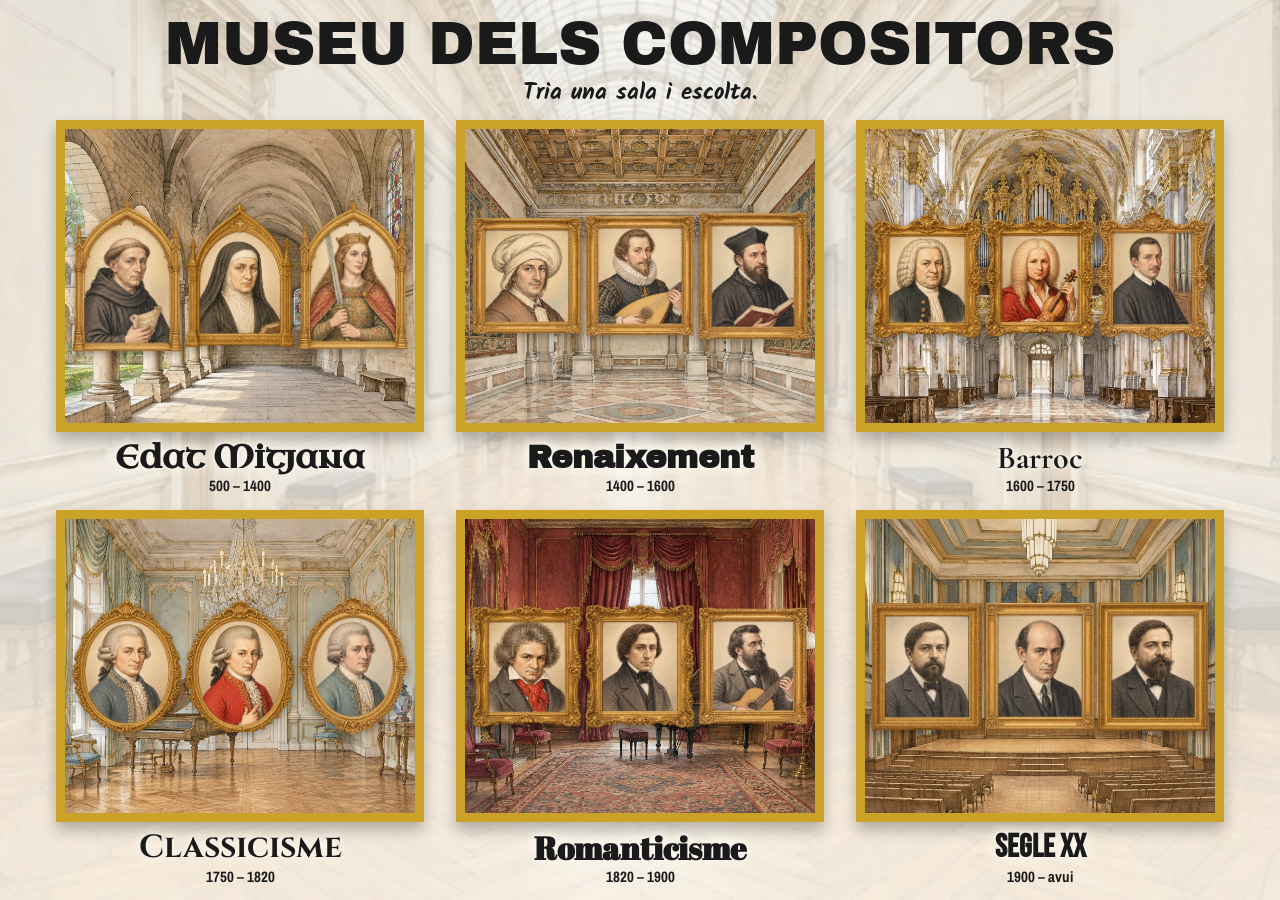
<file: index.html>
<!doctype html>
<html lang="ca">
<head>
<meta charset="utf-8">
<meta name="viewport" content="width=device-width, initial-scale=1">
<meta name="robots" content="noindex">
<title>Museu dels compositors · 3r</title>
<link href="https://fonts.googleapis.com/css2?family=Archivo+Black&family=Archivo+Narrow:wght@600;700&family=Atkinson+Hyperlegible:wght@400;700&family=Kalam:wght@700&family=Oswald:wght@700&family=Uncial+Antiqua&family=IM+Fell+English+SC&family=Cormorant+Garamond:wght@700&family=Cinzel:wght@700&family=Abril+Fatface&family=Bebas+Neue&display=swap" rel="stylesheet">
<link rel="stylesheet" href="skin.css">
<style>
  body { display:flex; flex-direction:column; background:linear-gradient(#fbf7eeaa, #fbf7eedd), url("img/fons/passadis.jpg") center bottom/cover; }
  h1 { flex:none; font:400 clamp(20px,min(7dvh,8vw),60px)/1 "Archivo Black", sans-serif; text-transform:uppercase; text-align:center; margin:1.5dvh 0 0; }
  .sub { flex:none; text-align:center; font:700 clamp(15px,2.6dvh,24px) Kalam, cursive; margin-bottom:1dvh; }
  .sales { flex:1; min-height:0; width:100%; max-width:1200px; margin:0 auto; padding:0 16px 1.5dvh; display:grid; gap:1.5dvh clamp(10px,2.5vw,32px);
           grid-template-columns:repeat(3, minmax(0,1fr)); grid-template-rows:repeat(2, minmax(0,1fr)); }
  .s { min-height:0; display:flex; flex-direction:column; align-items:center; text-decoration:none; color:inherit; transition:transform .15s; }
  .s:hover, .s:focus-visible { transform:translateY(-4px) rotate(-.6deg); }
  .llenc { flex:1; min-height:0; width:100%; border:clamp(5px,1dvh,10px) solid #c9a227; box-shadow:0 8px 14px #0004; background:var(--f) center/cover;
           display:flex; align-items:center; justify-content:center; gap:1%; padding:1.2dvh 2%; }
  .llenc img { min-width:0; flex:1 1 0; height:100%; object-fit:contain; filter:drop-shadow(0 3px 4px #0005); }
  .s b { font-weight:700; font-size:clamp(14px,min(3.6dvh,5.6vw),32px); line-height:1.1; margin-top:.25em; }
  .s small { font:700 clamp(11px,1.8dvh,15px) "Archivo Narrow", sans-serif; }
  @media (max-aspect-ratio: 3/4) { .sales { grid-template-columns:repeat(2, minmax(0,1fr)); grid-template-rows:repeat(3, minmax(0,1fr)); } }
</style>
</head>
<body>
<h1>Museu dels compositors</h1>
<p class="sub">Tria una sala i escolta.</p>
<div class="sales" id="sales"></div>
<script src="dades.js"></script>
<script>
document.getElementById("sales").innerHTML = Object.keys(EPOQUES).map(e => `
  <a class="s" href="epoca.html?e=${encodeURIComponent(e)}">
    <div class="llenc" style="--f:url('${fons(e)}')">${Object.keys(COMPOSITORS).filter(id => COMPOSITORS[id].epoca === e).map(id => `<img src="art/museu-${id}.png" alt="">`).join("")}</div>
    <b class="nom-epoca" style="font-family:${LLETRES[e]}, 'Archivo Black', serif">${e}</b><small>${ANYS[e]}</small>
  </a>`).join("");
</script>
</body>
</html>
</file>
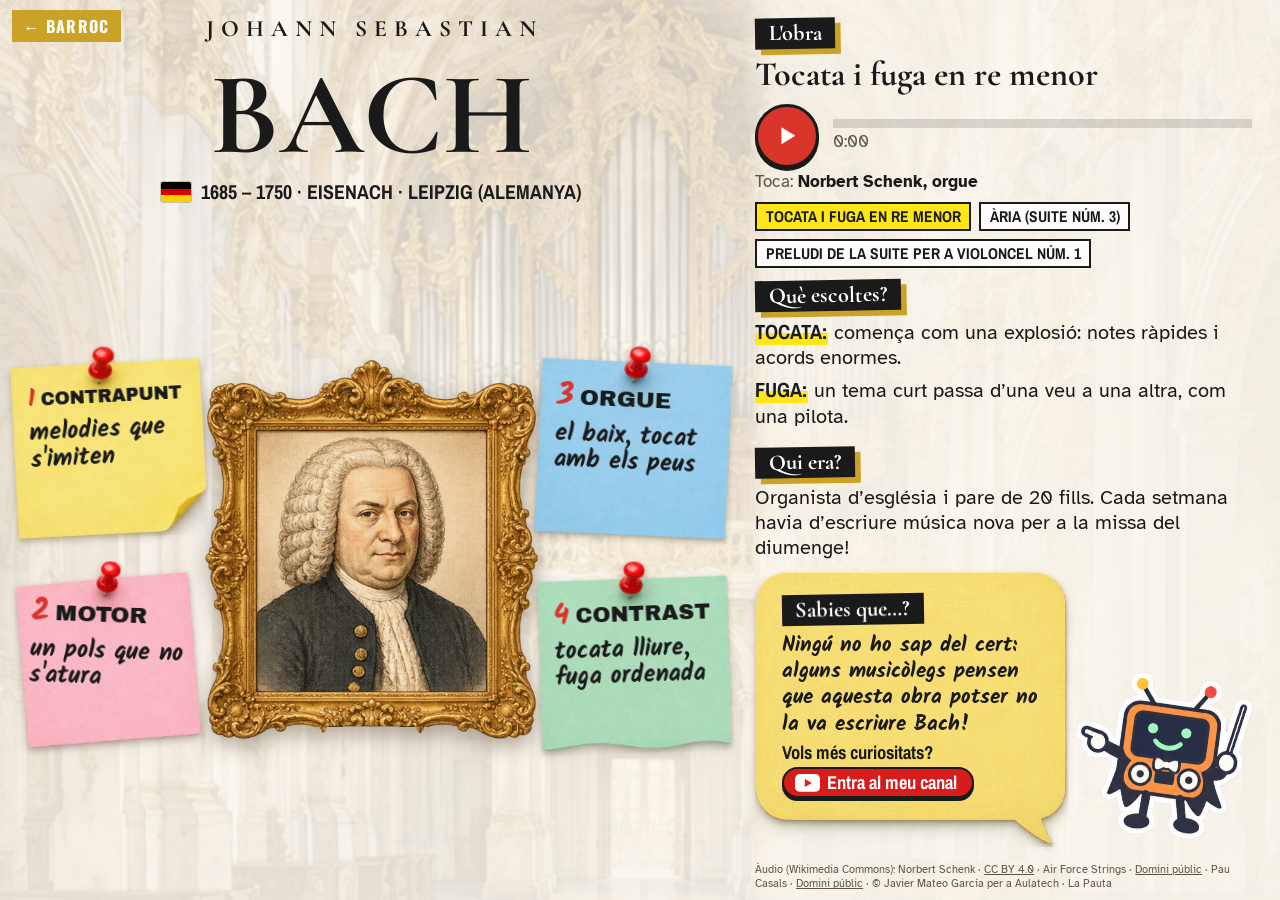
<file: compositor.html>
<!doctype html>
<html lang="ca">
<head>
<meta charset="utf-8">
<meta name="viewport" content="width=device-width, initial-scale=1">
<meta name="robots" content="noindex">
<title>Escolta 3r · La Pauta</title>
<link href="https://fonts.googleapis.com/css2?family=Archivo+Black&family=Archivo+Narrow:wght@600;700&family=Atkinson+Hyperlegible:wght@400;700&family=Kalam:wght@700&family=Oswald:wght@700&family=Uncial+Antiqua&family=IM+Fell+English+SC&family=Cormorant+Garamond:wght@700&family=Cinzel:wght@700&family=Abril+Fatface&family=Bebas+Neue&display=swap" rel="stylesheet">
<link rel="stylesheet" href="skin.css">
</head>
<body>
<main class="sala">
  <section class="escena">
    <a class="tornar" id="tornar">← Sala</a>
    <header class="nom"><div class="pila" id="pila"></div><h1 id="cognom"></h1><div class="on" id="on"></div></header>
    <div class="paret" id="paret"><div class="pals" id="esq"></div><img id="retrat" alt=""><div class="pals" id="dre"></div></div>
  </section>
  <section class="info" id="info">
    <div id="obra"></div>
    <div><h2 class="tag">Què escoltes?</h2><div id="pistes"></div></div>
    <div><h2 class="tag">Qui era?</h2><p id="qui"></p></div>
    <div class="sabies"><div class="bafarada"><h2 class="tag">Sabies que…?</h2><p id="curiositat"></p><p class="canal">Vols més curiositats? <a class="boto-yt" href="https://www.youtube.com/@lapautamusica" target="_blank" rel="noopener"><svg viewBox="0 0 28 20" aria-hidden="true"><rect width="28" height="20" rx="5.5" fill="#fff"/><path d="M11 5.5v9l8-4.5z" fill="#e01e1e"/></svg>Entra al meu canal</a></p></div><a class="pauta-canal" href="https://www.youtube.com/@lapautamusica" target="_blank" rel="noopener" aria-label="Canal de La Pauta a YouTube"><img class="pauta" src="art/pauta-directora.png" alt=""></a></div>
    <p class="credits"><span id="credits"></span>© Javier Mateo García per a Aulatech · La Pauta</p>
  </section>
</main>
<audio id="audio" preload="none"></audio>
<script src="dades.js"></script>
<script src="dades-3r.js"></script>
<script>
// Informació i àudios: els de la web de 1r (dades.js). Post-its i títol: els del pòster (dades-3r.js).
const WEB1 = "";
const id = new URLSearchParams(location.search).get("c");
const clau = id in COMPOSITORS ? id : "bach";
const c = COMPOSITORS[clau], p = TERCER[clau].poster, $ = s => document.getElementById(s);
const PLAY = "M7 4v16l13-8z", PAUSA = "M6 4h4v16H6zM14 4h4v16h-4z";

document.documentElement.style.setProperty("--epoca", EPOQUES[c.epoca]);
document.documentElement.style.setProperty("--fons", `url("${fons(c.epoca)}")`);
document.documentElement.style.setProperty("--lletra", LLETRES[c.epoca]);
document.title = `${c.nom} · Escolta 3r`;
$("tornar").href = `epoca.html?e=${encodeURIComponent(c.epoca)}`;
$("tornar").textContent = `← ${c.epoca}`;
const parts = c.nom.split(" "), cognom = parts.pop();
$("pila").textContent = p.petit ?? parts.join(" ");
$("cognom").textContent = p.gran ?? cognom;
$("cognom").style.fontFamily = $("pila").style.fontFamily = `${LLETRES[c.epoca]}, "Archivo Black", serif`;
$("on").innerHTML = `${[].concat(c.pais).map(k => `<span class="bandera" style="background:${BANDERES[k]}"></span>`).join("")}<span>${c.dates} · ${c.lloc}</span>`;
$("retrat").src = `art/museu-${clau}.png`; $("retrat").alt = `Retrat de ${c.nom}`;
const postit = i => { const [t, d] = p.trets[i]; return `<div class="cartela c${i + 1}"><b><i>${i + 1}</i>${t}</b><span>${d}</span></div>`; };
$("esq").innerHTML = postit(0) + postit(1); $("dre").innerHTML = postit(2) + postit(3);
$("qui").textContent = c.qui;
$("curiositat").textContent = c.curiositat;
$("pistes").innerHTML = c.pistes.map(x => `<p class="pista"><b>${x.titol}:</b> ${x.text}</p>`).join("");

if (!c.obres.length) {
  $("obra").innerHTML = `<h2 class="tag">L'obra</h2><p>Encara no hem trobat cap gravació lliure per escoltar aquí. Busca-la amb el teu professor!</p>`;
} else {
  $("obra").innerHTML = `<h2 class="tag">L'obra</h2><p class="titol" id="titol"></p>
    <div class="reproductor"><button class="play" id="play" aria-label="Escolta"><svg viewBox="0 0 24 24"><path id="icona" d="${PLAY}"/></svg></button>
    <div class="barra"><div class="temps" id="temps" tabindex="0" role="slider" aria-label="Posició"><div class="omple" id="omple"></div></div>
    <div class="rellotge" id="rellotge">0:00</div></div></div>
    <p class="interpret" id="interpret"></p>
    ${c.obres.length > 1 ? `<div class="altres" id="altres">${c.obres.map((o, i) => `<button data-i="${i}" aria-pressed="${!i}">${o.titol}</button>`).join("")}</div>`
      : `<p class="interpret">Encara no hem trobat cap altra gravació lliure. Aviat n’hi haurà més!</p>`}`;
  const a = $("audio"), mmss = s => `${Math.floor(s / 60)}:${String(Math.floor(s % 60)).padStart(2, "0")}`;
  const tria = i => {
    const o = c.obres[i]; a.src = WEB1 + o.src;
    $("titol").textContent = o.titol; $("interpret").innerHTML = `Toca: <b>${o.interpret}</b>`;
    document.querySelectorAll("#altres button").forEach(b => b.setAttribute("aria-pressed", +b.dataset.i === i));
    $("omple").style.width = 0; $("rellotge").textContent = "0:00";
  };
  tria(0);
  $("play").onclick = () => a.paused ? a.play() : a.pause();
  document.querySelectorAll("#altres button").forEach(b => b.onclick = () => { tria(+b.dataset.i); a.play(); });
  a.onplay = a.onpause = () => $("icona").setAttribute("d", a.paused ? PLAY : PAUSA);
  a.ontimeupdate = () => {
    $("omple").style.width = `${(a.currentTime / a.duration) * 100 || 0}%`;
    $("rellotge").textContent = `${mmss(a.currentTime)} / ${a.duration ? mmss(a.duration) : "–"}`;
  };
  $("temps").onclick = e => { if (a.duration) a.currentTime = (e.offsetX / $("temps").clientWidth) * a.duration; };
  $("temps").onkeydown = e => { if (e.key === "ArrowRight") a.currentTime += 10; if (e.key === "ArrowLeft") a.currentTime -= 10; };
  const vist = {};  // llicències: un crèdit per intèrpret
  $("credits").innerHTML = "Àudio (Wikimedia Commons): " + c.obres.filter(o => !vist[o.interpret.split(",")[0]] && (vist[o.interpret.split(",")[0]] = 1))
    .map(o => `${o.interpret.split(",")[0]} · <a href="${o.font}" target="_blank" rel="noopener">${o.llicencia}</a>`).join(" · ");
}

// Tot en una pantalla: si res no hi cap, es redueix la lletra.
function encaixa() {
  const h = $("cognom"), caixa = h.parentElement, info = $("info");
  h.style.fontSize = ""; let m = parseFloat(getComputedStyle(h).fontSize);
  while (h.scrollWidth > caixa.clientWidth && m > 14) h.style.fontSize = `${m -= 1}px`;
  document.querySelectorAll(".cartela").forEach(ct => {
    ct.style.fontSize = ""; const b = ct.querySelector("b"); b.style.fontSize = "";
    let g = 1; while (b.scrollWidth > b.clientWidth + 1 && g > .5) b.style.fontSize = `${(g -= .05) * .95}em`;  // paraula llarga: només ella s'encongeix
    let f = parseFloat(getComputedStyle(ct).fontSize);
    while (ct.scrollHeight > ct.clientHeight + 1 && f > 8) ct.style.fontSize = `${f -= .5}px`;
  });
  document.body.style.fontSize = ""; let mida = parseFloat(getComputedStyle(document.body).fontSize);
  while (info.scrollHeight > info.clientHeight + 1 && mida > 11) document.body.style.fontSize = `${mida -= .5}px`;
}
document.fonts.ready.then(encaixa);
$("retrat").addEventListener("load", encaixa);
addEventListener("resize", encaixa);
</script>
</body>
</html>
</file>
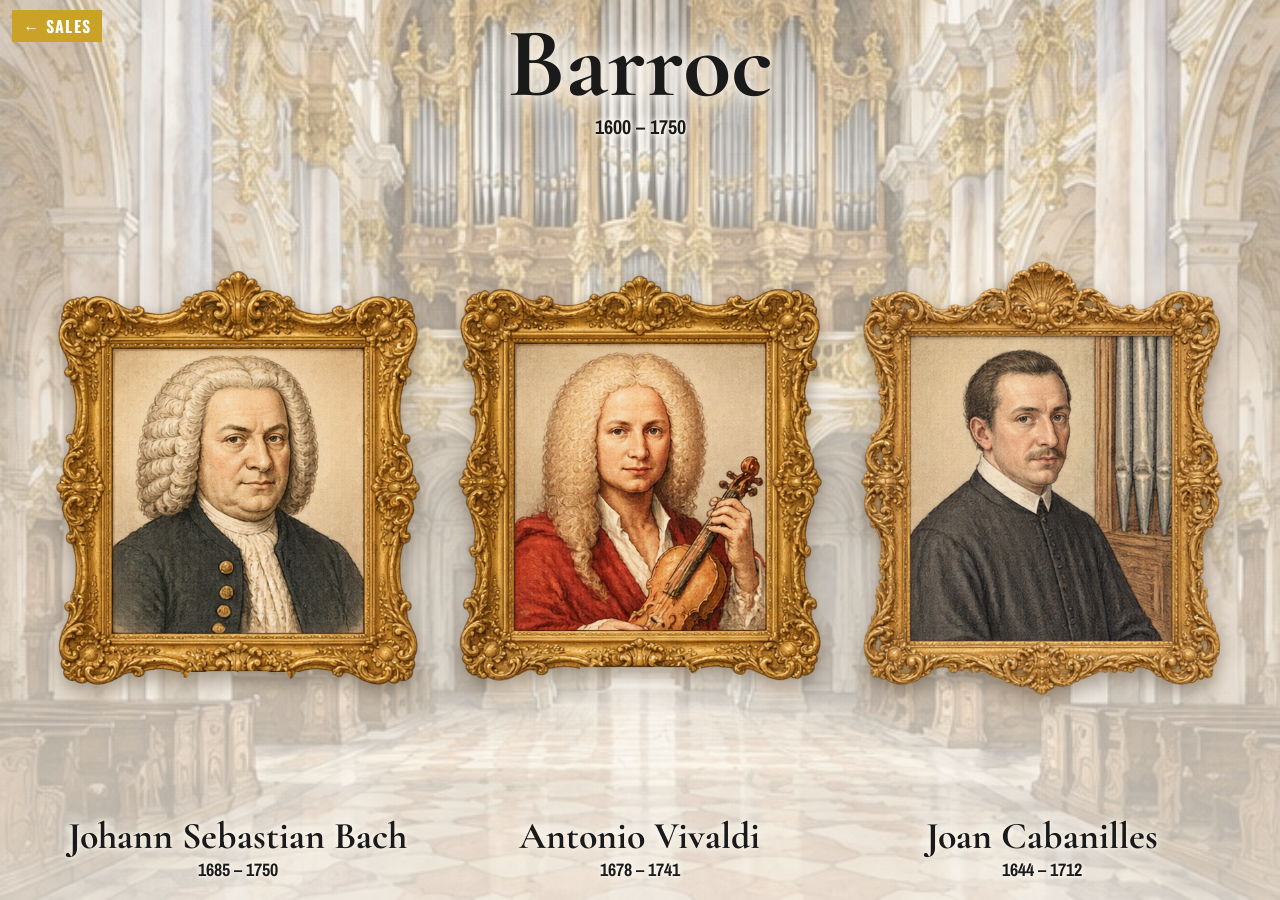
<file: epoca.html>
<!doctype html>
<html lang="ca">
<head>
<meta charset="utf-8">
<meta name="viewport" content="width=device-width, initial-scale=1">
<meta name="robots" content="noindex">
<title>Sala · 3r</title>
<link href="https://fonts.googleapis.com/css2?family=Archivo+Black&family=Archivo+Narrow:wght@600;700&family=Atkinson+Hyperlegible:wght@400;700&family=Kalam:wght@700&family=Oswald:wght@700&family=Uncial+Antiqua&family=IM+Fell+English+SC&family=Cormorant+Garamond:wght@700&family=Cinzel:wght@700&family=Abril+Fatface&family=Bebas+Neue&display=swap" rel="stylesheet">
<link rel="stylesheet" href="skin.css">
<style>
  body { display:flex; flex-direction:column; position:relative; }
  .cap { flex:none; text-align:center; padding-top:1.5dvh; }
  h1 { font-weight:700; font-size:clamp(26px,min(11dvh,11vw),100px); line-height:1; margin:0; }
  .cap small { font:700 clamp(13px,2.3dvh,20px) "Archivo Narrow", sans-serif; }
  .grup { flex:1; min-height:0; width:100%; max-width:1200px; margin:0 auto; padding:1dvh 16px 2dvh; display:grid; grid-template-columns:repeat(3, minmax(0,1fr)); gap:clamp(8px,3vw,40px); }
  .q { min-height:0; display:flex; flex-direction:column; align-items:center; text-align:center; text-decoration:none; color:inherit; transition:transform .15s; }
  .q:hover, .q:focus-visible { transform:translateY(-5px) rotate(-.6deg); }
  .q img { flex:1; min-height:0; width:100%; object-fit:contain; filter:drop-shadow(0 8px 10px rgba(50,30,5,.4)); }
  .q b { font-weight:700; font-size:clamp(15px,min(4.2dvh,6vw),38px); line-height:1.05; margin-top:.3em; }
  .q small { font:700 clamp(12px,2.1dvh,18px) "Archivo Narrow", sans-serif; }
  @media (max-aspect-ratio: 3/4) { .cap { padding-top:5.5dvh; } .grup { grid-template-columns:minmax(0,1fr); grid-template-rows:repeat(3, minmax(0,1fr)); } }
</style>
</head>
<body>
<a class="tornar" href="index.html">← Sales</a>
<header class="cap"><h1 id="titol" class="nom-epoca"></h1><small id="anys" class="nom-epoca"></small></header>
<div class="grup" id="grup"></div>
<script src="dades.js"></script>
<script>
const e = new URLSearchParams(location.search).get("e") in EPOQUES ? new URLSearchParams(location.search).get("e") : "Barroc";
const lletra = `${LLETRES[e]}, 'Archivo Black', serif`, $ = s => document.getElementById(s);
document.documentElement.style.setProperty("--epoca", EPOQUES[e]);
document.title = `${e} · 3r`;
document.body.style.background = `linear-gradient(#fbf7ee77, #fbf7eebb), url("${fons(e)}") center bottom/cover`;
$("titol").textContent = e; $("titol").style.fontFamily = lletra; $("anys").textContent = ANYS[e];
$("grup").innerHTML = Object.entries(COMPOSITORS).filter(([, c]) => c.epoca === e).map(([id, c]) => `
  <a class="q" href="compositor.html?c=${id}"><img src="art/museu-${id}.png" alt="Retrat de ${c.nom}">
    <b class="nom-epoca" style="font-family:${lletra}">${c.nom}</b><small class="nom-epoca">${c.dates}</small></a>`).join("");
</script>
</body>
</html>
</file>
<file: skin.css>
/* Web de 3r: el museu de 1r (sales, fons d'època, tot en una pantalla) amb la pell dels pòsters. */
:root { --tinta:#1a1a1a; --muted:#5e5446; --hl:#ffe619; --mark:#d9352b; --epoca:#c9a227; --mur:#fbf7ee; }
* { box-sizing:border-box; }
html, body { height:100%; }
body { margin:0; height:100dvh; overflow:hidden; color:var(--tinta); font:400 clamp(12px,2.65dvh,22px)/1.3 "Atkinson Hyperlegible", system-ui, sans-serif; }
p { margin:0; }
.tag { display:inline-block; font-family:var(--lletra, "Archivo Narrow"), sans-serif; font-weight:700; font-size:1.15em; line-height:1.15; color:#fff; background:var(--tinta);
       padding:.1em .6em .15em; margin:0 0 .3em; transform:rotate(-1deg); box-shadow:.25em .25em 0 var(--epoca); }
.tornar { position:absolute; left:12px; top:10px; z-index:5; font:700 clamp(12px,1.9dvh,16px) Oswald, sans-serif; letter-spacing:.08em; text-transform:uppercase;
          color:#fff; background:var(--epoca); padding:.25em .7em; text-decoration:none; }
.bandera { display:inline-block; width:1.5em; height:1em; border-radius:2px; box-shadow:0 0 0 1px #0003; }
.nom-epoca { text-shadow:0 0 .35em var(--mur), 0 0 .35em var(--mur), 0 0 .12em var(--mur); }

/* Pàgina del compositor */
.sala { height:100dvh; display:grid; grid-template-columns:minmax(0,58fr) minmax(0,42fr);
        background:linear-gradient(#fbf7eec4, #fbf7eee0), var(--fons) center/cover no-repeat; }
.escena { position:relative; min-height:0; display:flex; flex-direction:column; padding:1dvh 1vw 1dvh; }
.nom { flex:none; text-align:center; }
.nom .pila { font-size:clamp(13px,2.6dvh,24px); letter-spacing:.3em; margin:.2em 0 .25em .3em; text-transform:uppercase; font-weight:700; }
.nom h1 { font-weight:700; font-size:13dvh; line-height:1.12; margin:0; text-transform:uppercase; white-space:nowrap; display:inline-block; }
.nom .on { display:flex; justify-content:center; align-items:center; gap:.5em; font:700 clamp(12px,2.3dvh,20px)/1.1 "Archivo Narrow", sans-serif; text-transform:uppercase; }
.paret { --w:min(29dvh,15vw); flex:1; min-height:0; margin-top:.6dvh; display:grid; grid-template-columns:auto minmax(0,1fr) auto; align-items:center; }
.paret > img#retrat { width:100%; height:100%; object-fit:contain; min-height:0; filter:drop-shadow(0 8px 10px rgba(50,30,5,.35)); }
.pals { display:flex; flex-direction:column; gap:2.5dvh; z-index:1; }
.cartela { width:var(--w); aspect-ratio:1; font-size:calc(var(--w) * .125); padding:calc(var(--w) * .2) calc(var(--w) * .09) calc(var(--w) * .07); background:var(--pi) center/100% 100% no-repeat;
           filter:drop-shadow(0 3px 3px rgba(50,30,5,.28)); overflow:hidden; }
.cartela b { display:block; font:400 .95em/1 "Archivo Black", sans-serif; text-transform:uppercase; white-space:nowrap; }
.cartela b i { font:700 1.35em/1 Kalam, cursive; font-style:normal; color:var(--mark); margin-right:.2em; }
.cartela span { display:block; font:700 1em/1.1 Kalam, cursive; margin-top:.35em; }
.c1 { --pi:url(art/xinxeta-2.png); transform:rotate(-3deg); }
.c2 { --pi:url(art/xinxeta-3.png); transform:rotate(2deg); }
.c3 { --pi:url(art/xinxeta-1.png); transform:rotate(2.5deg); }
.c4 { --pi:url(art/xinxeta-4.png); transform:rotate(-2deg); }

.info { background:linear-gradient(90deg, #fbf7ee00, #fbf7eeb0 6%); min-height:0; display:flex; flex-direction:column; gap:1.3dvh; padding:2dvh 2.2vw 1dvh 1vw; overflow:hidden auto; }  /* si no hi cap a 11 px, es desplaça: mai es talla */
.titol { font-family:var(--lletra), serif; font-weight:700; font-size:1.75em; line-height:1.1; margin:0 0 .3em; }
.reproductor { display:flex; align-items:center; gap:.7em; }
.play { flex:none; width:clamp(42px,7.5dvh,64px); aspect-ratio:1; border-radius:50%; border:3px solid var(--tinta); background:var(--mark); cursor:pointer;
        display:grid; place-items:center; padding:0; box-shadow:0 3px 0 var(--tinta); }
.play:active { transform:translateY(3px); box-shadow:none; }
.play:focus-visible { outline:4px solid var(--hl); outline-offset:3px; }
.play svg { width:44%; height:44%; fill:#fff; }
.barra { flex:1; min-width:0; }
.temps { height:9px; background:#0002; cursor:pointer; }
.omple { height:100%; width:0; background:var(--tinta); }
.rellotge, .interpret { font-size:.85em; color:var(--muted); margin-top:.2em; }
.interpret b { color:var(--tinta); }
.altres { margin-top:.5em; display:flex; flex-wrap:wrap; gap:.4em; }
.altres button { font:700 .8em/1.1 "Archivo Narrow", sans-serif; text-transform:uppercase; background:#fffd; color:var(--tinta); border:2px solid var(--tinta); padding:.25em .55em; cursor:pointer; }
.altres button[aria-pressed="true"] { background:var(--hl); }
.pista { margin-bottom:.3em; }
.pista b { font:700 1.05em "Archivo Narrow", sans-serif; text-transform:uppercase; background:linear-gradient(transparent 55%, var(--hl) 0); }
.sabies { display:flex; align-items:flex-end; gap:.4em; }
/* 9 trossos: la cua i les cantonades no es deformen mai, encara que el text sigui llarg */
.bafarada { flex:1; min-width:0; padding:1.1em 1.4em 2.5em; border:0 solid transparent; border-image:url(art/postit-9.png) 100 190 190 100 fill / 1.6em 3em 3em 1.6em; filter:drop-shadow(0 3px 3px rgba(50,30,5,.25)); }
.bafarada h2 { box-shadow:none; }
.bafarada p { font:700 1.1em/1.22 Kalam, cursive; }
.bafarada p.canal { display:flex; flex-wrap:wrap; align-items:center; gap:.2em .5em; margin-top:.35em; font:700 .95em/1.1 "Archivo Narrow", sans-serif; }
.boto-yt { display:inline-flex; align-items:center; gap:.4em; padding:.18em .8em .18em .55em; background:#d81b1b; color:#fff; border:2px solid var(--tinta); border-radius:999px; box-shadow:0 3px 0 var(--tinta); text-decoration:none; white-space:nowrap; }
.boto-yt svg { width:1.35em; height:auto; flex:none; }
.boto-yt:active { transform:translateY(3px); box-shadow:none; }
.boto-yt:focus-visible { outline:4px solid var(--hl); outline-offset:2px; }
.pauta-canal { flex:none; display:block; }
.pauta { flex:none; height:clamp(70px,19dvh,170px); transform:scaleX(-1) rotate(-4deg); }
.credits { margin-top:auto; font-size:clamp(9px,1.25dvh,12px); color:var(--muted); }
.credits a { color:inherit; }
#credits:not(:empty)::after { content:" · "; }

/* Mòbil vertical: tot en una pantalla, igual que a 1r */
@media (max-aspect-ratio: 3/4) {
  .sala { grid-template-columns:minmax(0,1fr); grid-template-rows:auto minmax(0,1fr); }
  .escena { padding:.4dvh 8px 0; }
  .tornar { top:6px; left:8px; font-size:11px; }
  .nom { padding-top:3.4dvh; }
  .nom .pila { font-size:1.7dvh; margin:0; }
  .nom h1 { font-size:6dvh; }
  .nom .on { display:block; font-size:1.6dvh; }
  .nom .on .bandera { margin-right:.35em; vertical-align:-.12em; }
  .paret { --w:min(12.2dvh,29vw); flex:none; height:25.5dvh; margin-top:.2dvh; }
  .pals { gap:.6dvh; }
  .cartela b { font:700 1.12em/1 "Archivo Narrow", sans-serif; }  /* estreta: les paraules llargues no s'encongeixen */
  .info { padding:.5dvh 10px .2dvh; gap:.45dvh; background:none; }
  .tag { margin-bottom:.15em; font-size:1.05em; }
  .titol { font-size:1.35em; margin-bottom:.15em; }
  .play { width:5.4dvh; border-width:2px; box-shadow:0 2px 0 var(--tinta); }
  .altres { margin-top:.25em; }
  .altres button { font-size:.85em; padding:.15em .4em; }
  .pista { margin-bottom:.1em; }
  .bafarada { padding:.9em 1.2em 2.4em; }
  .bafarada p { font-size:1.05em; line-height:1.15; }
  .bafarada p.canal { font-size:.95em; margin-top:.2em; }
  .boto-yt { padding:.1em .6em .1em .4em; }
  .pauta { height:8.5dvh; }
  .credits { font-size:9px; line-height:1.1; }
  body { font-size:clamp(12px,1.75dvh,15px); }
}
</file>
